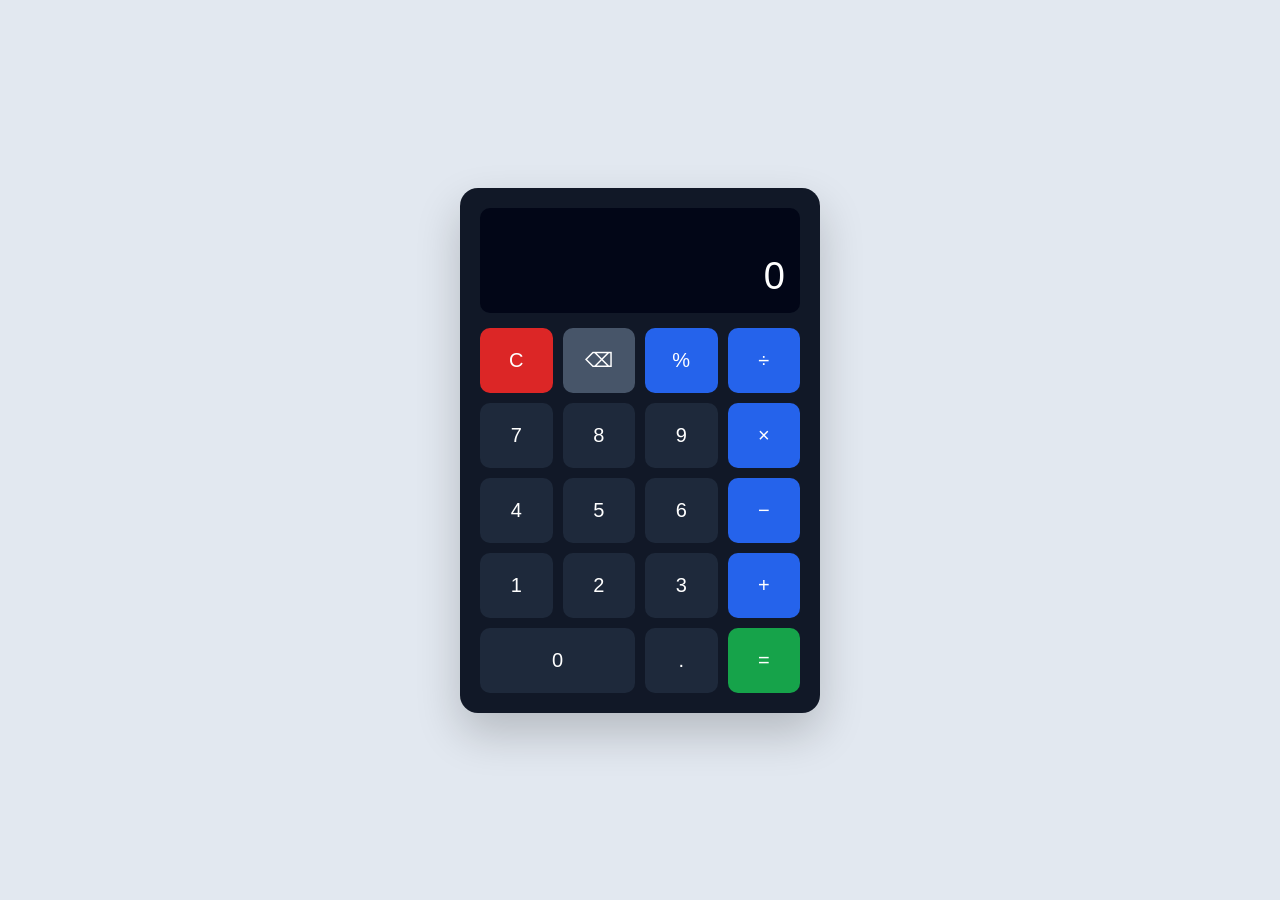
<file: Calculator/index.html>
<!DOCTYPE html>
<html lang="en">
<head>
    <meta charset="UTF-8">
    <meta name="viewport" content="width=device-width, initial-scale=1.0">
    <title>Calculator</title>
    <link rel="stylesheet" href="style.css">
</head>

<body>

    <main class="calculator">

        <div class="display">
            <div id="history"></div>
            <div id="screen">0</div>
        </div>

        <div class="buttons">

            <button class="clear" data-action="clear">C</button>
            <button class="delete" data-action="delete">⌫</button>
            <button class="operator" data-operator="%">%</button>
            <button class="operator" data-operator="/">÷</button>

            <button data-number="7">7</button>
            <button data-number="8">8</button>
            <button data-number="9">9</button>
            <button class="operator" data-operator="*">×</button>

            <button data-number="4">4</button>
            <button data-number="5">5</button>
            <button data-number="6">6</button>
            <button class="operator" data-operator="-">−</button>

            <button data-number="1">1</button>
            <button data-number="2">2</button>
            <button data-number="3">3</button>
            <button class="operator" data-operator="+">+</button>

            <button data-number="0" class="zero">0</button>
            <button data-number=".">.</button>
            <button class="equals" data-action="equals">=</button>

        </div>

    </main>

    <script src="react.js"></script>

</body>
</html>
</file>
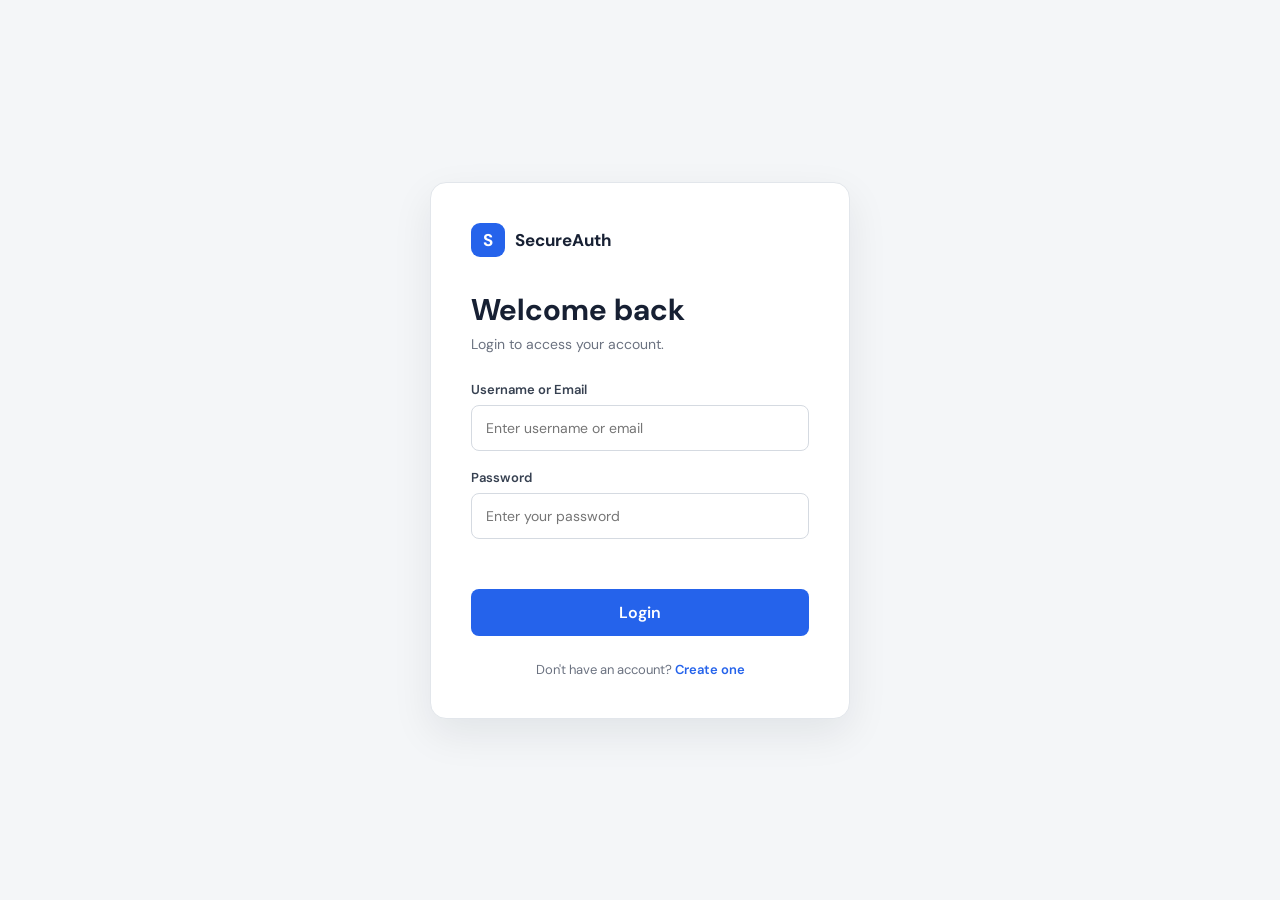
<file: Login Authentication System/index.html>
<!DOCTYPE html>
<html lang="en">
<head>
    <meta charset="UTF-8">
    <meta name="viewport" content="width=device-width, initial-scale=1.0">

    <title>Login | SecureAuth</title>

    <link rel="preconnect" href="https://fonts.googleapis.com">
    <link rel="preconnect" href="https://fonts.gstatic.com" crossorigin>

    <link
        href="https://fonts.googleapis.com/css2?family=DM+Sans:wght@400;500;600;700&display=swap"
        rel="stylesheet"
    >

    <link rel="stylesheet" href="style.css">
</head>

<body>

    <main class="auth-page">

        <section class="auth-card">

            <div class="brand">
                <div class="brand-icon">S</div>
                <span>SecureAuth</span>
            </div>

            <div class="form-heading">
                <h1>Welcome back</h1>
                <p>Login to access your account.</p>
            </div>


            <form id="loginForm">

                <div class="form-group">

                    <label for="loginEmail">
                        Username or Email
                    </label>

                    <input
                        type="text"
                        id="loginEmail"
                        placeholder="Enter username or email"
                        autocomplete="username"
                        required
                    >

                </div>


                <div class="form-group">

                    <label for="loginPassword">
                        Password
                    </label>

                    <input
                        type="password"
                        id="loginPassword"
                        placeholder="Enter your password"
                        autocomplete="current-password"
                        required
                    >

                </div>


                <p id="loginMessage" class="message"></p>


                <button type="submit" class="primary-button">
                    Login
                </button>

            </form>


            <p class="switch-page">
                Don't have an account?
                <a href="register.html">Create one</a>
            </p>

        </section>

    </main>


    <script src="script.js"></script>

</body>
</html>
</file>
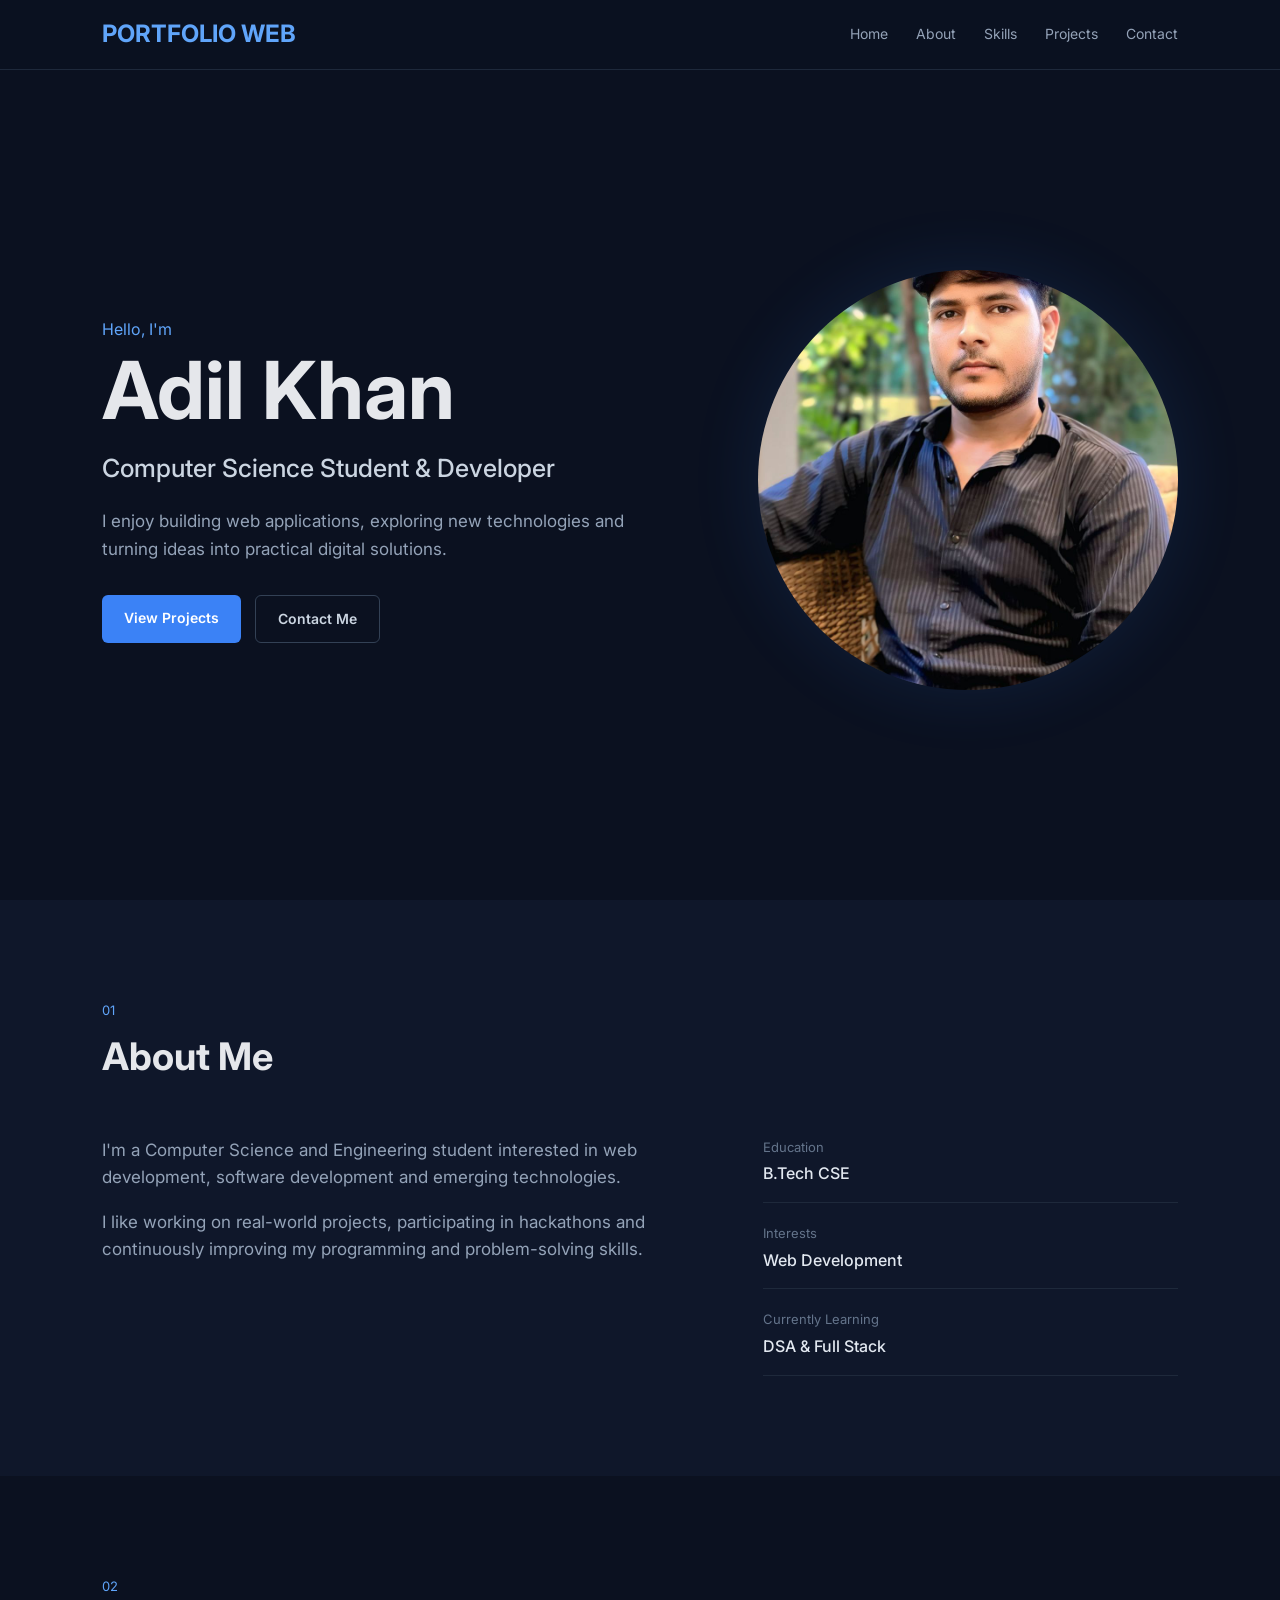
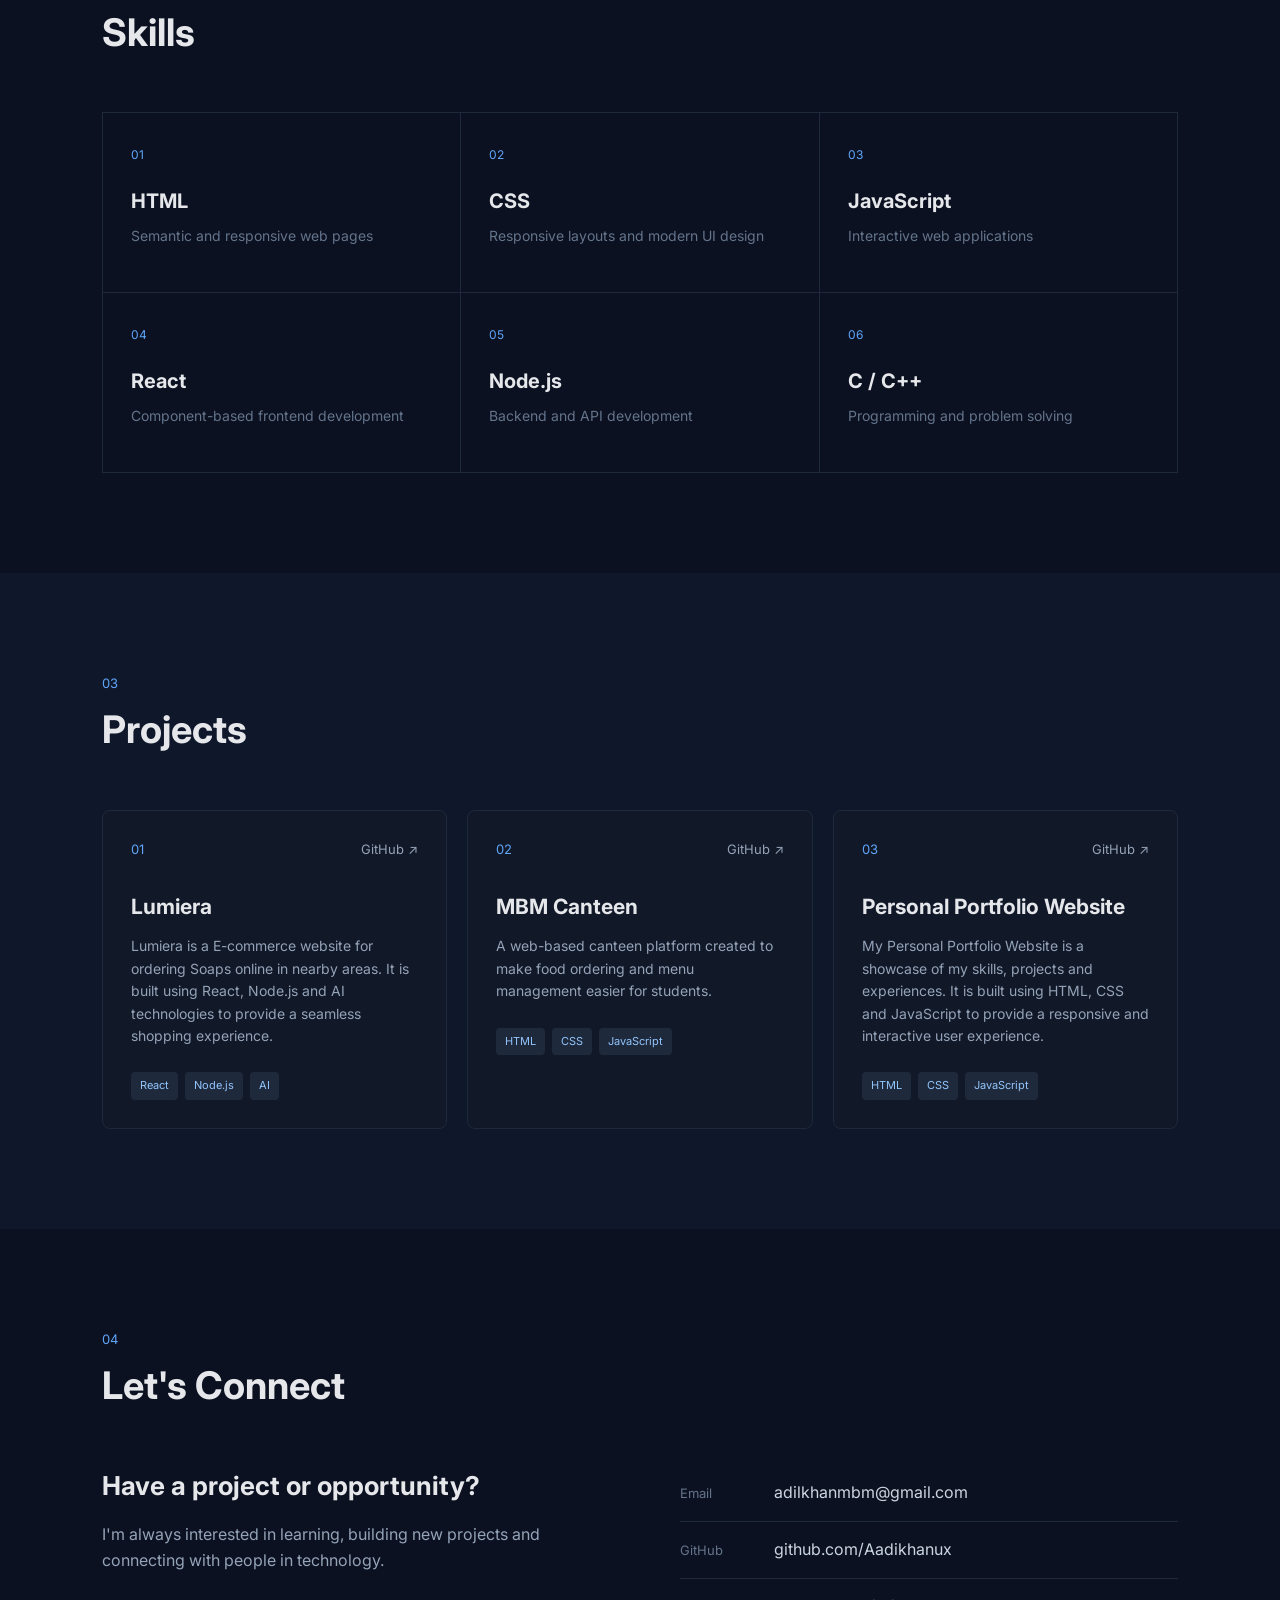
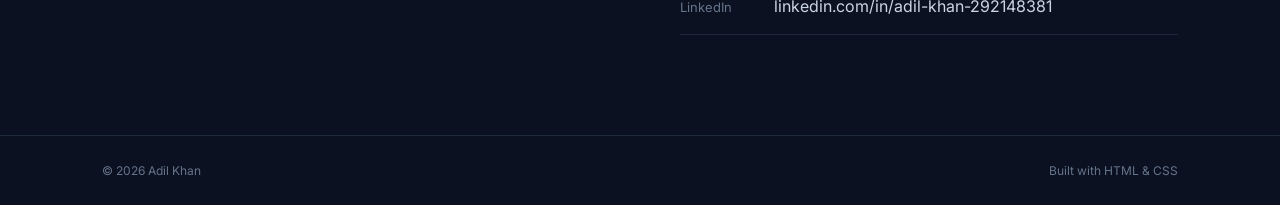
<file: Personal Portfolio/index.html>
<!DOCTYPE html>
<html lang="en">
<head>
    <meta charset="UTF-8">
    <meta name="viewport" content="width=device-width, initial-scale=1.0">
    <title>Adil Khan | CSE Student</title>

    <link rel="preconnect" href="https://fonts.googleapis.com">
    <link rel="preconnect" href="https://fonts.gstatic.com" crossorigin>
    <link href="https://fonts.googleapis.com/css2?family=Inter:wght@400;500;600;700&display=swap" rel="stylesheet">

    <link rel="stylesheet" href="style.css">
</head>

<body>

    <header class="navbar">
        <a href="#home" class="logo">PORTFOLIO WEB</a>

        <nav>
            <a href="#home">Home</a>
            <a href="#about">About</a>
            <a href="#skills">Skills</a>
            <a href="#projects">Projects</a>
            <a href="#contact">Contact</a>
        </nav>
    </header>

    <main>

        <section class="hero" id="home">
            <div class="hero-text">
                <p class="intro">Hello, I'm</p>

                <h1>Adil Khan</h1>

                <h2>Computer Science Student & Developer</h2>

                <p>
                    I enjoy building web applications, exploring new technologies
                    and turning ideas into practical digital solutions.
                </p>

                <div class="hero-buttons">
                    <a href="#projects" class="btn primary">View Projects</a>
                    <a href="#contact" class="btn secondary">Contact Me</a>
                </div>
            </div>

            <div class="profile">
               <div class="profile-circle">
    <img src="portfolio.img.jpg" alt="Adil Khan">
</div>
            </div>
        </section>


        <section class="about section" id="about">
            <div class="section-heading">
                <p>01</p>
                <h2>About Me</h2>
            </div>

            <div class="about-content">
                <div>
                    <p>
                        I'm a Computer Science and Engineering student interested
                        in web development, software development and emerging
                        technologies.
                    </p>

                    <p>
                        I like working on real-world projects, participating in
                        hackathons and continuously improving my programming and
                        problem-solving skills.
                    </p>
                </div>

                <div class="about-info">
                    <div>
                        <span>Education</span>
                        <strong>B.Tech CSE</strong>
                    </div>

                    <div>
                        <span>Interests</span>
                        <strong>Web Development</strong>
                    </div>

                    <div>
                        <span>Currently Learning</span>
                        <strong>DSA & Full Stack</strong>
                    </div>
                </div>
            </div>
        </section>


        <section class="skills section" id="skills">
            <div class="section-heading">
                <p>02</p>
                <h2>Skills</h2>
            </div>

            <div class="skills-grid">
                <div class="skill">
                    <span>01</span>
                    <h3>HTML</h3>
                    <p>Semantic and responsive web pages</p>
                </div>

                <div class="skill">
                    <span>02</span>
                    <h3>CSS</h3>
                    <p>Responsive layouts and modern UI design</p>
                </div>

                <div class="skill">
                    <span>03</span>
                    <h3>JavaScript</h3>
                    <p>Interactive web applications</p>
                </div>

                <div class="skill">
                    <span>04</span>
                    <h3>React</h3>
                    <p>Component-based frontend development</p>
                </div>

                <div class="skill">
                    <span>05</span>
                    <h3>Node.js</h3>
                    <p>Backend and API development</p>
                </div>

                <div class="skill">
                    <span>06</span>
                    <h3>C / C++</h3>
                    <p>Programming and problem solving</p>
                </div>
            </div>
        </section>


        <section class="projects section" id="projects">
            <div class="section-heading">
                <p>03</p>
                <h2>Projects</h2>
            </div>

            <div class="project-list">

                <article class="project">
                    <div class="project-top">
                        <span>01</span>
                        <a href="https://lumiera-kappa.vercel.app" target="_blank">GitHub ↗</a>
                    </div>

                    <h3>Lumiera</h3>

                    <p>
                        Lumiera is a E-commerce website for ordering Soaps online in nearby areas. It is built using React, Node.js and AI technologies to provide a seamless shopping experience.
                    </p>

                    <div class="tags">
                        <span>React</span>
                        <span>Node.js</span>
                        <span>AI</span>
                    </div>
                </article>


                <article class="project">
                    <div class="project-top">
                        <span>02</span>
                        <a href="https://aadikhanux.github.io/SP0512-MINOR-PROJECT/" target="_blank">GitHub ↗</a>
                    </div>

                    <h3>MBM Canteen</h3>

                    <p>
                        A web-based canteen platform created to make food
                        ordering and menu management easier for students.
                    </p>

                    <div class="tags">
                        <span>HTML</span>
                        <span>CSS</span>
                        <span>JavaScript</span>
                    </div>
                </article>


                <article class="project">
                    <div class="project-top">
                        <span>03</span>
                        <a href="https://aadikhanux.github.io/Portfolio-/" target="_blank">GitHub ↗</a>
                    </div>

                    <h3>Personal Portfolio Website</h3>

                    <p>
                        My Personal Portfolio Website is a showcase of my skills, projects and experiences. It is built using HTML, CSS and JavaScript to provide a responsive and interactive user experience.
                    </p>

                    <div class="tags">
                        <span>HTML</span>
                        <span>CSS</span>
                        <span>JavaScript</span>
                    </div>
                </article>

            </div>
        </section>


        <section class="contact section" id="contact">
            <div class="section-heading">
                <p>04</p>
                <h2>Let's Connect</h2>
            </div>

            <div class="contact-content">
                <div>
                    <h3>Have a project or opportunity?</h3>

                    <p>
                        I'm always interested in learning, building new
                        projects and connecting with people in technology.
                    </p>
                </div>

                <div class="contact-links">
                    <a href="adilkhanmbm@gmail.com">
                        <span>Email</span>
                        adilkhanmbm@gmail.com
                    </a>

                    <a href="https://github.com/Aadikhanux" target="_blank">
                        <span>GitHub</span>
                        github.com/Aadikhanux
                    </a>

                    <a href="https://linkedin.com/in/adil-khan-292148381" target="_blank">
                        <span>LinkedIn</span>
                        linkedin.com/in/adil-khan-292148381
                    </a>
                </div>
            </div>
        </section>

    </main>


    <footer>
        <p>© 2026 Adil Khan</p>
        <p>Built with HTML & CSS</p>
    </footer>

</body>
</html>
</file>
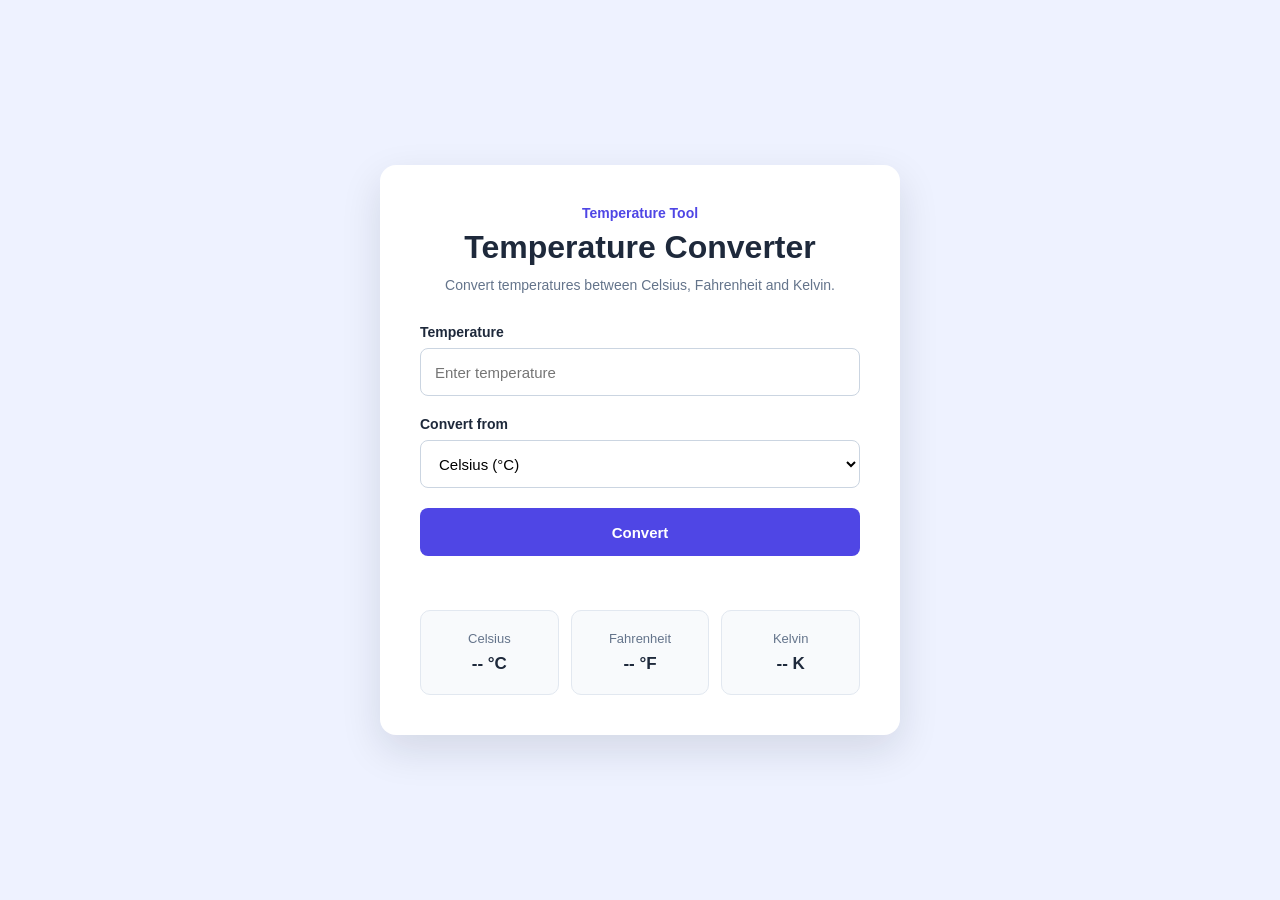
<file: Temprature Converter Website/index.html>
<!DOCTYPE html>
<html lang="en">
<head>
    <meta charset="UTF-8">
    <meta name="viewport" content="width=device-width, initial-scale=1.0">

    <title>Temperature Converter</title>

    <link rel="stylesheet" href="style.css">
</head>

<body>

    <main class="converter">

        <div class="heading">
            <p>Temperature Tool</p>
            <h1>Temperature Converter</h1>
            <span>Convert temperatures between Celsius, Fahrenheit and Kelvin.</span>
        </div>

        <div class="form">

            <label for="temperature">Temperature</label>

            <input
                type="number"
                id="temperature"
                placeholder="Enter temperature"
                step="any"
            >

            <label for="unit">Convert from</label>

            <select id="unit">
                <option value="celsius">Celsius (°C)</option>
                <option value="fahrenheit">Fahrenheit (°F)</option>
                <option value="kelvin">Kelvin (K)</option>
            </select>

            <button id="convertBtn">Convert</button>

            <p id="error"></p>

        </div>

        <div class="results">

            <div class="result-box">
                <span>Celsius</span>
                <strong id="celsiusResult">-- °C</strong>
            </div>

            <div class="result-box">
                <span>Fahrenheit</span>
                <strong id="fahrenheitResult">-- °F</strong>
            </div>

            <div class="result-box">
                <span>Kelvin</span>
                <strong id="kelvinResult">-- K</strong>
            </div>

        </div>

    </main>

    <script src="react.js"></script>

</body>
</html>
</file>
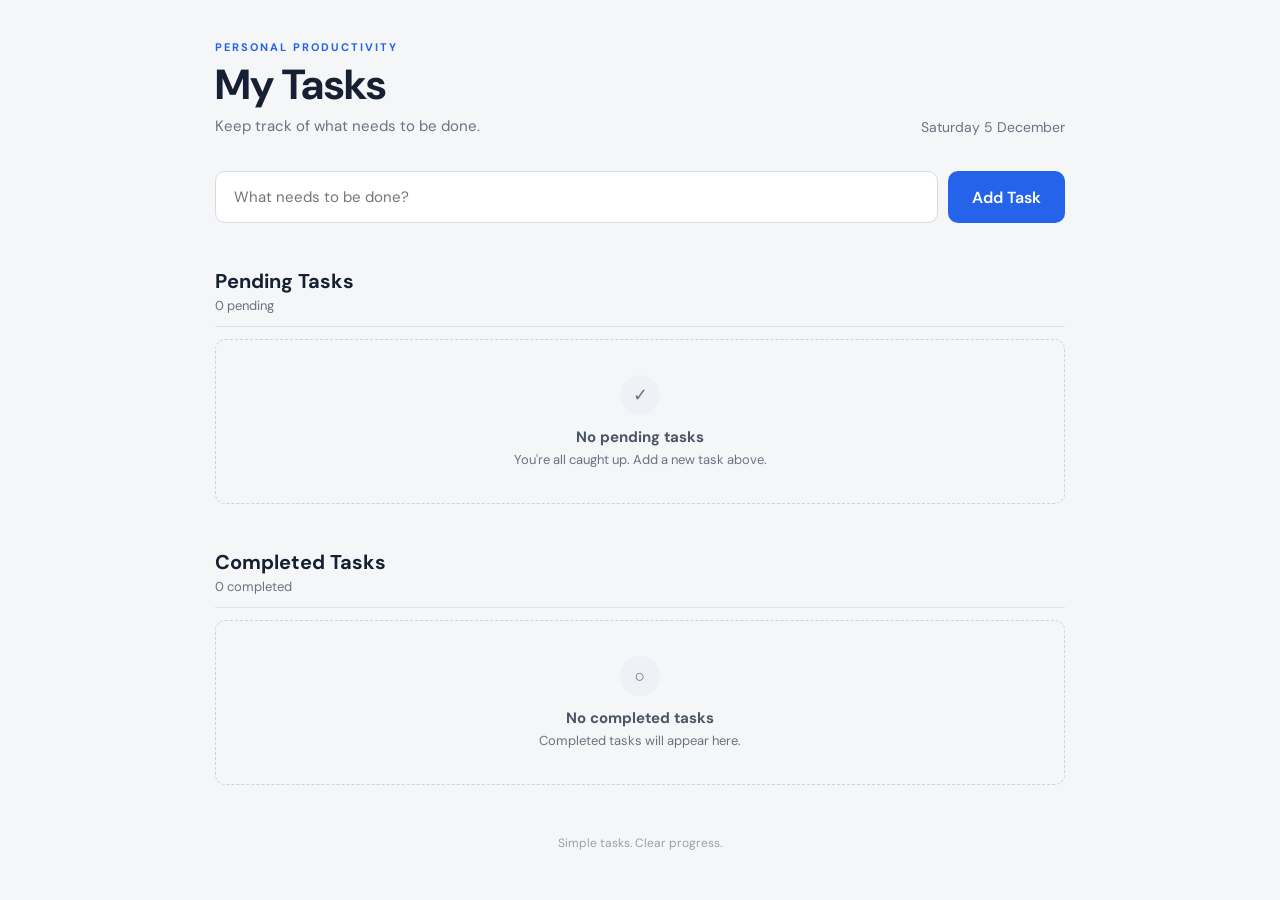
<file: To-Do Web App/index.html>
<!DOCTYPE html>
<html lang="en">
<head>
    <meta charset="UTF-8">
    <meta name="viewport" content="width=device-width, initial-scale=1.0">

    <title>My Tasks | To-Do App</title>

    <link rel="preconnect" href="https://fonts.googleapis.com">
    <link rel="preconnect" href="https://fonts.gstatic.com" crossorigin>

    <link
        href="https://fonts.googleapis.com/css2?family=DM+Sans:wght@400;500;600;700&display=swap"
        rel="stylesheet"
    >

    <link rel="stylesheet" href="style.css">
</head>

<body>

    <main class="app">

        <header class="header">
            <div>
                <p class="eyebrow">PERSONAL PRODUCTIVITY</p>
                <h1>My Tasks</h1>
                <p class="subtitle">
                    Keep track of what needs to be done.
                </p>
            </div>

            <div class="date" id="currentDate"></div>
        </header>


        <!-- ADD TASK -->

        <section class="add-task">

            <input
                type="text"
                id="taskInput"
                placeholder="What needs to be done?"
                maxlength="100"
            >

            <button id="addTaskButton">
                Add Task
            </button>

        </section>


        <!-- TASK LISTS -->

        <section class="task-section">

            <!-- PENDING -->

            <div class="list-header">

                <div>
                    <h2>Pending Tasks</h2>
                    <span id="pendingCount">0 pending</span>
                </div>

            </div>

            <div id="pendingList" class="task-list">

                <div class="empty-state" id="pendingEmpty">
                    <div class="empty-icon">✓</div>
                    <h3>No pending tasks</h3>
                    <p>
                        You're all caught up. Add a new task above.
                    </p>
                </div>

            </div>


            <!-- COMPLETED -->

            <div class="list-header completed-header">

                <div>
                    <h2>Completed Tasks</h2>
                    <span id="completedCount">0 completed</span>
                </div>

            </div>

            <div id="completedList" class="task-list">

                <div class="empty-state" id="completedEmpty">
                    <div class="empty-icon">○</div>
                    <h3>No completed tasks</h3>
                    <p>
                        Completed tasks will appear here.
                    </p>
                </div>

            </div>

        </section>


        <footer>
            <p>Simple tasks. Clear progress.</p>
        </footer>

    </main>


    <script src="script.js"></script>

</body>
</html>
</file>
<file: Calculator/style.css>
* {
    margin: 0;
    padding: 0;
    box-sizing: border-box;
}

body {
    min-height: 100vh;
    display: flex;
    justify-content: center;
    align-items: center;
    padding: 20px;

    font-family: Arial, sans-serif;
    background: #e2e8f0;
}

.calculator {
    width: 100%;
    max-width: 360px;
    padding: 20px;
    background: #111827;
    border-radius: 18px;
    box-shadow: 0 20px 45px rgba(0, 0, 0, 0.2);
}

.display {
    min-height: 105px;
    padding: 15px;
    margin-bottom: 15px;

    display: flex;
    flex-direction: column;
    justify-content: flex-end;
    align-items: flex-end;

    background: #020617;
    border-radius: 10px;
    overflow: hidden;
}

#history {
    min-height: 24px;
    color: #64748b;
    font-size: 14px;
}

#screen {
    width: 100%;
    color: white;
    font-size: 38px;
    text-align: right;
    overflow-x: auto;
    white-space: nowrap;
}

.buttons {
    display: grid;
    grid-template-columns: repeat(4, 1fr);
    gap: 10px;
}

button {
    height: 65px;
    border: none;
    border-radius: 10px;

    background: #1e293b;
    color: white;

    font-size: 20px;
    cursor: pointer;

    transition: 0.15s;
}

button:hover {
    background: #334155;
}

button:active {
    transform: scale(0.96);
}

.operator {
    background: #2563eb;
}

.operator:hover {
    background: #1d4ed8;
}

.clear {
    background: #dc2626;
}

.clear:hover {
    background: #b91c1c;
}

.delete {
    background: #475569;
}

.equals {
    background: #16a34a;
}

.equals:hover {
    background: #15803d;
}

.zero {
    grid-column: span 2;
}

@media (max-width: 400px) {

    .calculator {
        padding: 15px;
    }

    button {
        height: 58px;
        font-size: 18px;
    }

    #screen {
        font-size: 32px;
    }
}
</file>
<file: Login Authentication System/style.css>
* {
    margin: 0;
    padding: 0;
    box-sizing: border-box;
}

body {
    min-height: 100vh;

    font-family: "DM Sans", sans-serif;

    background: #f4f6f8;
    color: #172033;
}

button,
input {
    font: inherit;
}

button {
    cursor: pointer;
}


/* AUTH PAGE */

.auth-page {
    min-height: 100vh;

    display: flex;
    align-items: center;
    justify-content: center;

    padding: 30px 20px;
}


/* AUTH CARD */

.auth-card {
    width: 100%;
    max-width: 420px;

    padding: 40px;

    background: white;

    border: 1px solid #e2e6eb;
    border-radius: 16px;

    box-shadow: 0 15px 40px rgba(15, 23, 42, 0.08);
}


/* BRAND */

.brand {
    display: flex;
    align-items: center;
    gap: 10px;

    color: #172033;

    font-size: 17px;
    font-weight: 700;
}

.brand-icon {
    width: 34px;
    height: 34px;

    display: flex;
    align-items: center;
    justify-content: center;

    border-radius: 9px;

    background: #2563eb;
    color: white;

    font-weight: 700;
}


/* FORM HEADING */

.form-heading {
    margin: 35px 0 28px;
}

.form-heading h1 {
    margin-bottom: 7px;

    font-size: 30px;
    line-height: 1.2;
}

.form-heading p {
    color: #6b7280;
    font-size: 14px;
}


/* FORM */

.form-group {
    margin-bottom: 18px;
}

.form-group label {
    display: block;

    margin-bottom: 7px;

    color: #374151;

    font-size: 13px;
    font-weight: 600;
}

.form-group input {
    width: 100%;

    padding: 13px 14px;

    border: 1px solid #d5dae1;
    border-radius: 8px;

    outline: none;

    background: white;
    color: #172033;

    font-size: 14px;

    transition: 0.2s;
}

.form-group input:focus {
    border-color: #2563eb;

    box-shadow: 0 0 0 3px rgba(37, 99, 235, 0.1);
}

.password-hint {
    display: block;

    margin-top: 6px;

    color: #8a929d;
    font-size: 11px;
}


/* BUTTON */

.primary-button {
    width: 100%;

    padding: 13px;

    border: none;
    border-radius: 8px;

    background: #2563eb;
    color: white;

    font-weight: 600;

    transition: 0.2s;
}

.primary-button:hover {
    background: #1d4ed8;
}

.primary-button:active {
    transform: scale(0.98);
}


/* MESSAGE */

.message {
    min-height: 20px;

    margin-bottom: 12px;

    font-size: 13px;
}

.message.error {
    color: #dc2626;
}

.message.success {
    color: #16a34a;
}


/* SWITCH PAGE */

.switch-page {
    margin-top: 25px;

    text-align: center;

    color: #6b7280;
    font-size: 13px;
}

.switch-page a {
    color: #2563eb;
    font-weight: 600;
    text-decoration: none;
}

.switch-page a:hover {
    text-decoration: underline;
}


/* DASHBOARD */

.dashboard {
    width: 100%;
    max-width: 1100px;

    margin: 0 auto;

    padding: 30px 20px;
}


/* DASHBOARD HEADER */

.dashboard-header {
    display: flex;
    justify-content: space-between;
    align-items: center;

    padding-bottom: 25px;

    border-bottom: 1px solid #dfe3e8;
}

.logout-button {
    padding: 9px 17px;

    border: 1px solid #d5dae1;
    border-radius: 8px;

    background: white;
    color: #374151;

    font-size: 13px;
    font-weight: 600;

    transition: 0.2s;
}

.logout-button:hover {
    border-color: #dc2626;

    color: #dc2626;
}


/* WELCOME */

.welcome-card {
    margin-top: 45px;
    padding: 45px;

    border-radius: 16px;

    background: #10243e;
    color: white;
}

.eyebrow {
    margin-bottom: 12px;

    color: #e4a33a;

    font-size: 11px;
    font-weight: 700;

    letter-spacing: 2px;
}

.welcome-card h1 {
    margin-bottom: 12px;

    font-size: clamp(35px, 5vw, 55px);
}

.welcome-card h1 span {
    color: #e4a33a;
}

.welcome-card > p:last-child {
    max-width: 600px;

    color: #b5c2d0;

    font-size: 15px;
}


/* DASHBOARD CARDS */

.dashboard-grid {
    display: grid;

    grid-template-columns: repeat(3, 1fr);

    gap: 18px;

    margin-top: 25px;
}

.info-card {
    padding: 28px;

    background: white;

    border: 1px solid #e1e5ea;
    border-radius: 12px;
}

.card-number {
    color: #2563eb;

    font-size: 11px;
    font-weight: 700;
}

.info-card h2 {
    margin: 20px 0 8px;

    font-size: 21px;
}

.info-card p {
    color: #6b7280;

    font-size: 13px;
    line-height: 1.6;
}


/* MOBILE */

@media (max-width: 650px) {

    .auth-card {
        padding: 30px 22px;
    }

    .form-heading h1 {
        font-size: 27px;
    }

    .dashboard {
        padding: 20px 15px;
    }

    .dashboard-header {
        padding-bottom: 20px;
    }

    .welcome-card {
        padding: 30px 25px;
    }

    .dashboard-grid {
        grid-template-columns: 1fr;
    }

}
</file>
<file: Personal Portfolio/style.css>
* {
    margin: 0;
    padding: 0;
    box-sizing: border-box;
}

html {
    scroll-behavior: smooth;
}

body {
    font-family: "Inter", sans-serif;
    background: #0b1120;
    color: #e5e7eb;
    line-height: 1.6;
}

a {
    color: inherit;
    text-decoration: none;
}

.navbar {
    position: fixed;
    top: 0;
    left: 0;
    width: 100%;
    height: 70px;
    padding: 0 8%;
    display: flex;
    align-items: center;
    justify-content: space-between;
    background: rgba(11, 17, 32, 0.94);
    border-bottom: 1px solid #1e293b;
    z-index: 10;
}

.logo {
    font-size: 24px;
    font-weight: 700;
    color: #60a5fa;
}

.navbar nav {
    display: flex;
    gap: 28px;
}

.navbar nav a {
    font-size: 14px;
    color: #94a3b8;
    transition: color 0.2s;
}

.navbar nav a:hover {
    color: #60a5fa;
}

.hero {
    min-height: 100vh;
    padding: 140px 8% 80px;
    display: flex;
    align-items: center;
    justify-content: space-between;
    gap: 60px;
}

.hero-text {
    max-width: 650px;
}

.intro {
    color: #60a5fa;
    font-size: 16px;
    margin-bottom: 8px;
}

.hero h1 {
    font-size: clamp(48px, 8vw, 80px);
    line-height: 1;
    margin-bottom: 18px;
}

.hero h2 {
    font-size: 25px;
    font-weight: 500;
    color: #cbd5e1;
    margin-bottom: 20px;
}

.hero-text > p:last-of-type {
    max-width: 560px;
    color: #94a3b8;
    font-size: 17px;
}

.hero-buttons {
    display: flex;
    gap: 14px;
    margin-top: 32px;
}

.btn {
    padding: 12px 22px;
    border-radius: 6px;
    font-size: 14px;
    font-weight: 600;
    transition: 0.2s;
}

.primary {
    background: #3b82f6;
    color: white;
}

.primary:hover {
    background: #2563eb;
}

.secondary {
    border: 1px solid #334155;
    color: #cbd5e1;
}

.secondary:hover {
    border-color: #60a5fa;
    color: #60a5fa;
}

.profile {
    display: flex;
    justify-content: center;
    min-width: 280px;
}

.profile-circle {
    width: 420px;
    height: 420px;
    border-radius: 50%;
    overflow: hidden;
    display: flex;
    align-items: center;
    justify-content: center;
    background: #111827;
    box-shadow: 0 0 70px rgba(59, 130, 246, 0.12);
}

.profile-circle img {
    width: 100%;
    height: 100%;
    object-fit: cover;
    display: block;
}

.profile-circle span {
    font-size: 60px;
    font-weight: 700;
    color: #60a5fa;
}

.section {
    padding: 100px 8%;
}

.section-heading {
    margin-bottom: 50px;
}

.section-heading p {
    color: #60a5fa;
    font-size: 13px;
    margin-bottom: 5px;
}

.section-heading h2 {
    font-size: 38px;
}

.about {
    background: #0f172a;
}

.about-content {
    display: grid;
    grid-template-columns: 1.4fr 1fr;
    gap: 80px;
    max-width: 1100px;
}

.about-content > div:first-child {
    color: #94a3b8;
    font-size: 17px;
}

.about-content > div:first-child p + p {
    margin-top: 18px;
}

.about-info {
    display: flex;
    flex-direction: column;
    gap: 20px;
}

.about-info div {
    padding-bottom: 15px;
    border-bottom: 1px solid #1e293b;
}

.about-info span {
    display: block;
    color: #64748b;
    font-size: 13px;
    margin-bottom: 4px;
}

.about-info strong {
    font-weight: 500;
    color: #e2e8f0;
}

.skills-grid {
    max-width: 1100px;
    display: grid;
    grid-template-columns: repeat(3, 1fr);
    border-top: 1px solid #1e293b;
    border-left: 1px solid #1e293b;
}

.skill {
    min-height: 180px;
    padding: 28px;
    border-right: 1px solid #1e293b;
    border-bottom: 1px solid #1e293b;
}

.skill span {
    color: #60a5fa;
    font-size: 12px;
}

.skill h3 {
    margin: 18px 0 8px;
    font-size: 20px;
}

.skill p {
    color: #64748b;
    font-size: 14px;
}

.projects {
    background: #0f172a;
}

.project-list {
    max-width: 1100px;
    display: grid;
    grid-template-columns: repeat(3, 1fr);
    gap: 20px;
}

.project {
    padding: 28px;
    border: 1px solid #1e293b;
    border-radius: 8px;
    background: #111827;
    transition: transform 0.2s, border-color 0.2s;
}

.project:hover {
    transform: translateY(-5px);
    border-color: #3b82f6;
}

.project-top {
    display: flex;
    justify-content: space-between;
    color: #60a5fa;
    font-size: 13px;
}

.project-top a {
    color: #94a3b8;
}

.project-top a:hover {
    color: #60a5fa;
}

.project h3 {
    margin: 30px 0 12px;
    font-size: 21px;
}

.project > p {
    color: #94a3b8;
    font-size: 14px;
}

.tags {
    display: flex;
    flex-wrap: wrap;
    gap: 7px;
    margin-top: 25px;
}

.tags span {
    padding: 5px 9px;
    border-radius: 4px;
    background: #1e293b;
    color: #93c5fd;
    font-size: 11px;
}

.contact-content {
    max-width: 1100px;
    display: grid;
    grid-template-columns: 1fr 1fr;
    gap: 80px;
}

.contact-content h3 {
    font-size: 26px;
    margin-bottom: 15px;
}

.contact-content p {
    color: #94a3b8;
}

.contact-links {
    display: flex;
    flex-direction: column;
}

.contact-links a {
    padding: 15px 0;
    border-bottom: 1px solid #1e293b;
    color: #cbd5e1;
}

.contact-links a:hover {
    color: #60a5fa;
}

.contact-links span {
    display: inline-block;
    width: 90px;
    color: #64748b;
    font-size: 13px;
}

footer {
    padding: 25px 8%;
    border-top: 1px solid #1e293b;
    display: flex;
    justify-content: space-between;
    color: #64748b;
    font-size: 12px;
}

@media (max-width: 800px) {

    .navbar {
        padding: 0 5%;
    }

    .navbar nav {
        gap: 14px;
    }

    .navbar nav a {
        font-size: 12px;
    }

    .hero {
        padding: 120px 7% 70px;
        flex-direction: column-reverse;
        text-align: center;
    }

    .hero-buttons {
        justify-content: center;
    }

    .profile-circle {
        width: 210px;
        height: 210px;
    }

    .profile-circle span {
        font-size: 45px;
    }

    .section {
        padding: 75px 7%;
    }

    .about-content,
    .contact-content {
        grid-template-columns: 1fr;
        gap: 40px;
    }

    .skills-grid {
        grid-template-columns: repeat(2, 1fr);
    }

    .project-list {
        grid-template-columns: 1fr;
    }
}

@media (max-width: 520px) {

    .navbar {
        height: auto;
        padding: 15px 6%;
        align-items: flex-start;
    }

    .navbar nav {
        gap: 10px;
        flex-wrap: wrap;
        justify-content: flex-end;
    }

    .navbar nav a {
        font-size: 11px;
    }

    .hero h1 {
        font-size: 50px;
    }

    .hero h2 {
        font-size: 20px;
    }

    .hero-buttons {
        flex-direction: column;
    }

    .btn {
        text-align: center;
    }

    .skills-grid {
        grid-template-columns: 1fr;
    }

    .section-heading h2 {
        font-size: 32px;
    }

    footer {
        flex-direction: column;
        gap: 5px;
    }
}
</file>
<file: Temprature Converter Website/style.css>
* {
    margin: 0;
    padding: 0;
    box-sizing: border-box;
}

body {
    min-height: 100vh;
    display: flex;
    align-items: center;
    justify-content: center;
    padding: 30px;

    font-family: Arial, sans-serif;
    background: #eef2ff;
    color: #1e293b;
}

.converter {
    width: 100%;
    max-width: 520px;
    padding: 40px;
    background: white;
    border-radius: 16px;
    box-shadow: 0 15px 40px rgba(15, 23, 42, 0.12);
}

.heading {
    text-align: center;
    margin-bottom: 30px;
}

.heading p {
    color: #4f46e5;
    font-size: 14px;
    font-weight: 600;
    margin-bottom: 8px;
}

.heading h1 {
    font-size: 32px;
    margin-bottom: 10px;
}

.heading span {
    color: #64748b;
    font-size: 14px;
}

.form {
    display: flex;
    flex-direction: column;
}

.form label {
    margin-bottom: 8px;
    font-size: 14px;
    font-weight: 600;
}

.form input,
.form select {
    width: 100%;
    height: 48px;
    padding: 0 14px;
    margin-bottom: 20px;

    border: 1px solid #cbd5e1;
    border-radius: 8px;
    outline: none;

    font-size: 15px;
    background: white;
}

.form input:focus,
.form select:focus {
    border-color: #4f46e5;
}

button {
    height: 48px;
    border: none;
    border-radius: 8px;

    background: #4f46e5;
    color: white;

    font-size: 15px;
    font-weight: 600;
    cursor: pointer;

    transition: background 0.2s;
}

button:hover {
    background: #4338ca;
}

#error {
    min-height: 22px;
    margin-top: 12px;

    color: #dc2626;
    font-size: 14px;
    text-align: center;
}

.results {
    display: grid;
    grid-template-columns: repeat(3, 1fr);
    gap: 12px;
    margin-top: 20px;
}

.result-box {
    padding: 20px 12px;
    text-align: center;

    background: #f8fafc;
    border: 1px solid #e2e8f0;
    border-radius: 10px;
}

.result-box span {
    display: block;
    margin-bottom: 8px;

    color: #64748b;
    font-size: 13px;
}

.result-box strong {
    font-size: 17px;
    color: #1e293b;
}

@media (max-width: 550px) {

    body {
        padding: 18px;
    }

    .converter {
        padding: 28px 20px;
    }

    .heading h1 {
        font-size: 26px;
    }

    .results {
        grid-template-columns: 1fr;
    }

    .result-box {
        padding: 16px;
    }
}
</file>
<file: To-Do Web App/style.css>
* {
    margin: 0;
    padding: 0;
    box-sizing: border-box;
}

body {
    min-height: 100vh;
    padding: 40px 20px;

    font-family: "DM Sans", sans-serif;

    background: #f4f6f8;
    color: #172033;
}

button,
input {
    font: inherit;
}

button {
    cursor: pointer;
}


/* APP */

.app {
    width: 100%;
    max-width: 850px;
    margin: 0 auto;
}


/* HEADER */

.header {
    display: flex;
    justify-content: space-between;
    align-items: flex-end;
    gap: 30px;

    margin-bottom: 35px;
}

.eyebrow {
    margin-bottom: 8px;

    color: #2563eb;
    font-size: 11px;
    font-weight: 700;
    letter-spacing: 2px;
}

.header h1 {
    font-size: 42px;
    line-height: 1.1;
}

.subtitle {
    margin-top: 8px;
    color: #6b7280;
    font-size: 15px;
}

.date {
    color: #6b7280;
    font-size: 14px;
    white-space: nowrap;
}


/* ADD TASK */

.add-task {
    display: flex;
    gap: 10px;

    margin-bottom: 45px;
}

#taskInput {
    flex: 1;

    min-width: 0;
    padding: 15px 18px;

    border: 1px solid #d6dbe2;
    border-radius: 10px;

    outline: none;

    background: white;
    color: #172033;

    font-size: 15px;

    transition: border-color 0.2s, box-shadow 0.2s;
}

#taskInput:focus {
    border-color: #2563eb;

    box-shadow: 0 0 0 3px rgba(37, 99, 235, 0.1);
}

#addTaskButton {
    padding: 0 24px;

    border: none;
    border-radius: 10px;

    background: #2563eb;
    color: white;

    font-weight: 600;

    transition: background 0.2s, transform 0.15s;
}

#addTaskButton:hover {
    background: #1d4ed8;
}

#addTaskButton:active {
    transform: scale(0.97);
}


/* LIST HEADER */

.list-header {
    display: flex;
    justify-content: space-between;
    align-items: center;

    padding-bottom: 12px;

    border-bottom: 1px solid #dfe3e8;
}

.list-header h2 {
    font-size: 20px;
}

.list-header span {
    display: block;
    margin-top: 3px;

    color: #6b7280;
    font-size: 13px;
}

.completed-header {
    margin-top: 45px;
}


/* TASK LIST */

.task-list {
    display: flex;
    flex-direction: column;
    gap: 10px;

    padding-top: 12px;
}


/* TASK CARD */

.task {
    display: flex;
    align-items: center;
    gap: 14px;

    padding: 16px;

    background: white;

    border: 1px solid #e1e5ea;
    border-radius: 10px;

    transition: box-shadow 0.2s, transform 0.2s;
}

.task:hover {
    box-shadow: 0 5px 18px rgba(15, 23, 42, 0.06);
}


/* COMPLETE BUTTON */

.complete-button {
    width: 22px;
    height: 22px;

    flex-shrink: 0;

    border: 2px solid #b8c0ca;
    border-radius: 50%;

    background: transparent;

    transition: 0.2s;
}

.complete-button:hover {
    border-color: #2563eb;
}


/* TASK CONTENT */

.task-content {
    flex: 1;
    min-width: 0;
}

.task-text {
    color: #172033;
    font-size: 15px;
    word-break: break-word;
}

.task-time {
    margin-top: 4px;

    color: #8a929d;
    font-size: 11px;
}


/* COMPLETED TASK */

.task.completed {
    background: #f8fafc;
}

.task.completed .complete-button {
    position: relative;

    border-color: #16a34a;
    background: #16a34a;
}

.task.completed .complete-button::after {
    content: "✓";

    position: absolute;
    left: 50%;
    top: 50%;

    transform: translate(-50%, -55%);

    color: white;
    font-size: 13px;
    font-weight: 700;
}

.task.completed .task-text {
    color: #8a929d;
    text-decoration: line-through;
}


/* ACTION BUTTONS */

.task-actions {
    display: flex;
    gap: 6px;
}

.action-button {
    padding: 7px 10px;

    border: none;
    border-radius: 7px;

    background: #f1f3f5;
    color: #4b5563;

    font-size: 12px;
    font-weight: 600;

    transition: 0.2s;
}

.action-button:hover {
    background: #e5e7eb;
}

.delete-button:hover {
    background: #fee2e2;
    color: #dc2626;
}


/* EDIT INPUT */

.edit-input {
    width: 100%;

    padding: 7px 9px;

    border: 1px solid #2563eb;
    border-radius: 6px;

    outline: none;

    font-size: 15px;
}


/* EMPTY STATE */

.empty-state {
    padding: 35px 20px;

    text-align: center;

    border: 1px dashed #ccd2da;
    border-radius: 10px;

    color: #6b7280;
}

.empty-icon {
    width: 40px;
    height: 40px;

    display: flex;
    align-items: center;
    justify-content: center;

    margin: 0 auto 12px;

    border-radius: 50%;

    background: #eef2f7;

    color: #64748b;

    font-size: 18px;
}

.empty-state h3 {
    margin-bottom: 4px;

    color: #4b5563;
    font-size: 15px;
}

.empty-state p {
    font-size: 13px;
}


/* FOOTER */

footer {
    margin-top: 50px;

    text-align: center;

    color: #9aa1ab;
    font-size: 12px;
}


/* RESPONSIVE */

@media (max-width: 600px) {

    body {
        padding: 25px 15px;
    }

    .header {
        flex-direction: column;
        align-items: flex-start;

        margin-bottom: 25px;
    }

    .header h1 {
        font-size: 35px;
    }

    .date {
        font-size: 13px;
    }

    .add-task {
        flex-direction: column;
    }

    #addTaskButton {
        min-height: 48px;
    }

    .task {
        align-items: flex-start;
    }

    .task-actions {
        flex-direction: column;
    }

    .action-button {
        padding: 6px 8px;
    }
}
</file>
